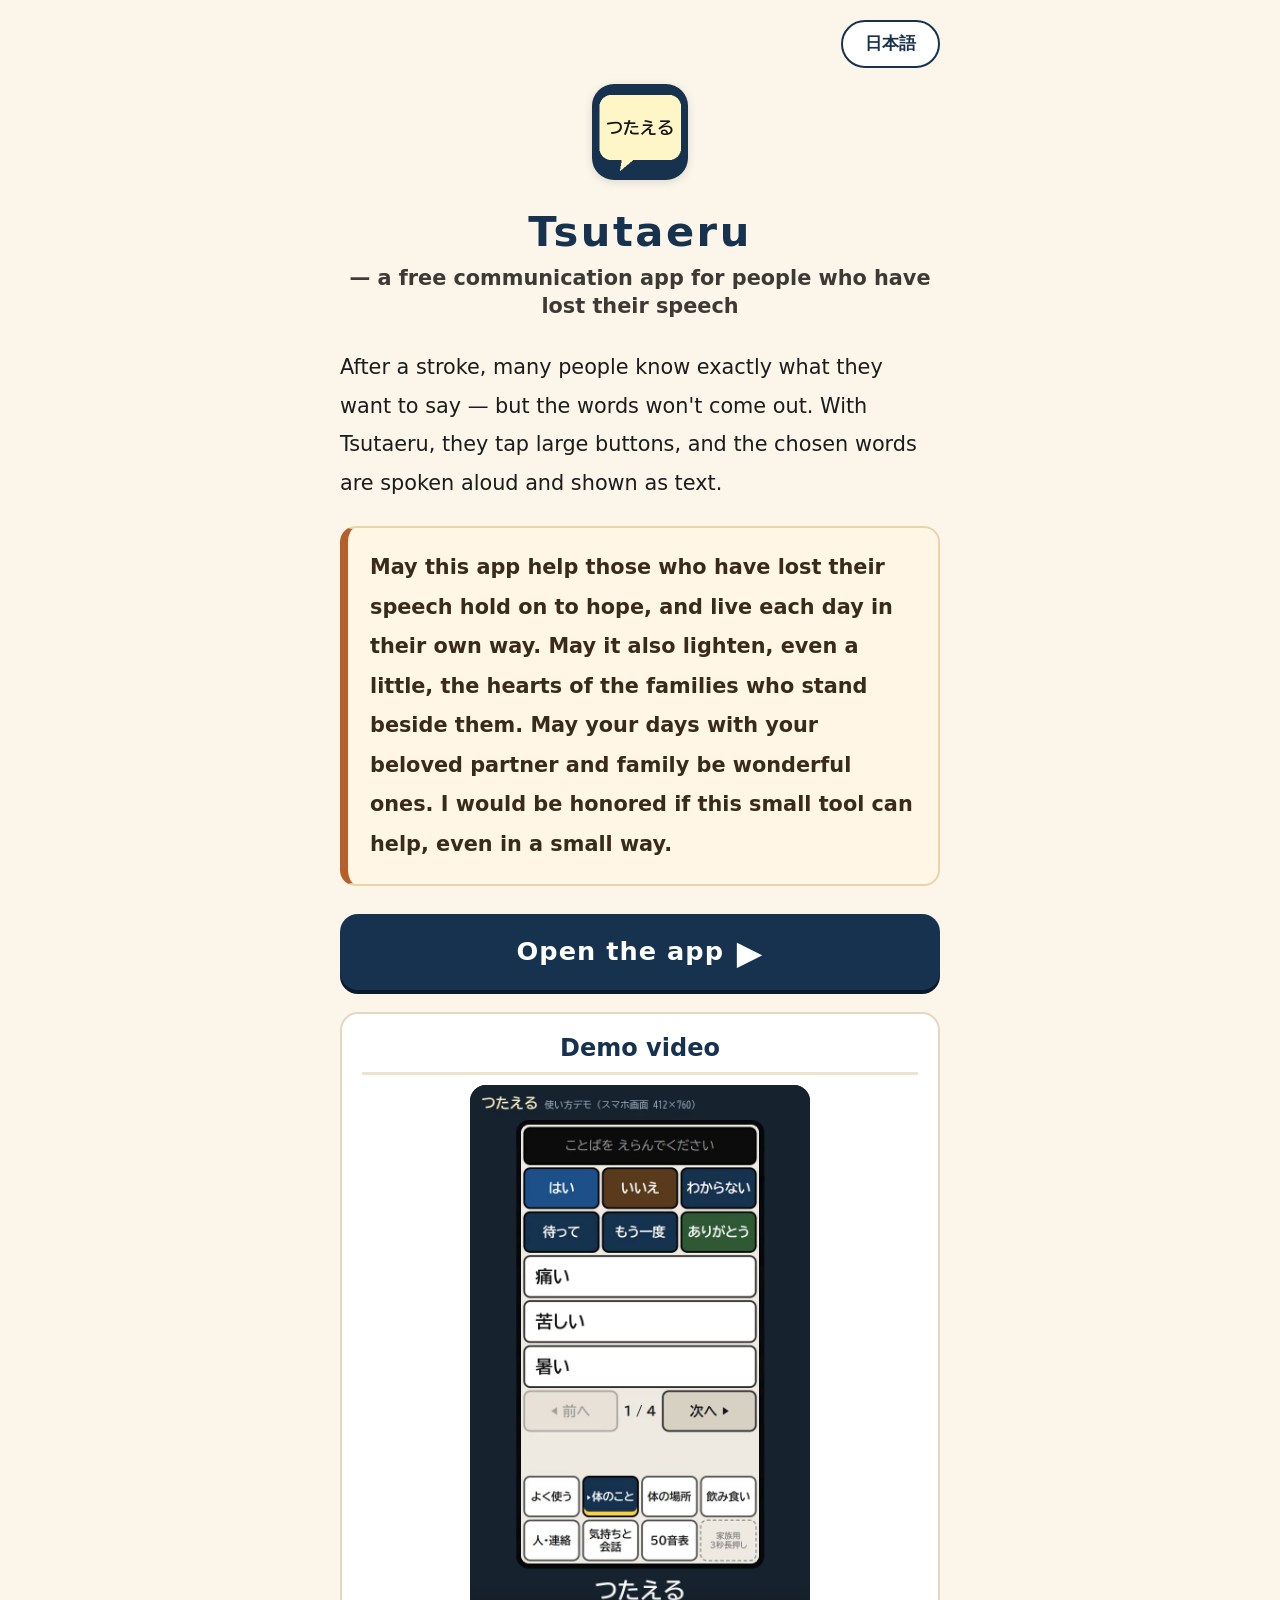
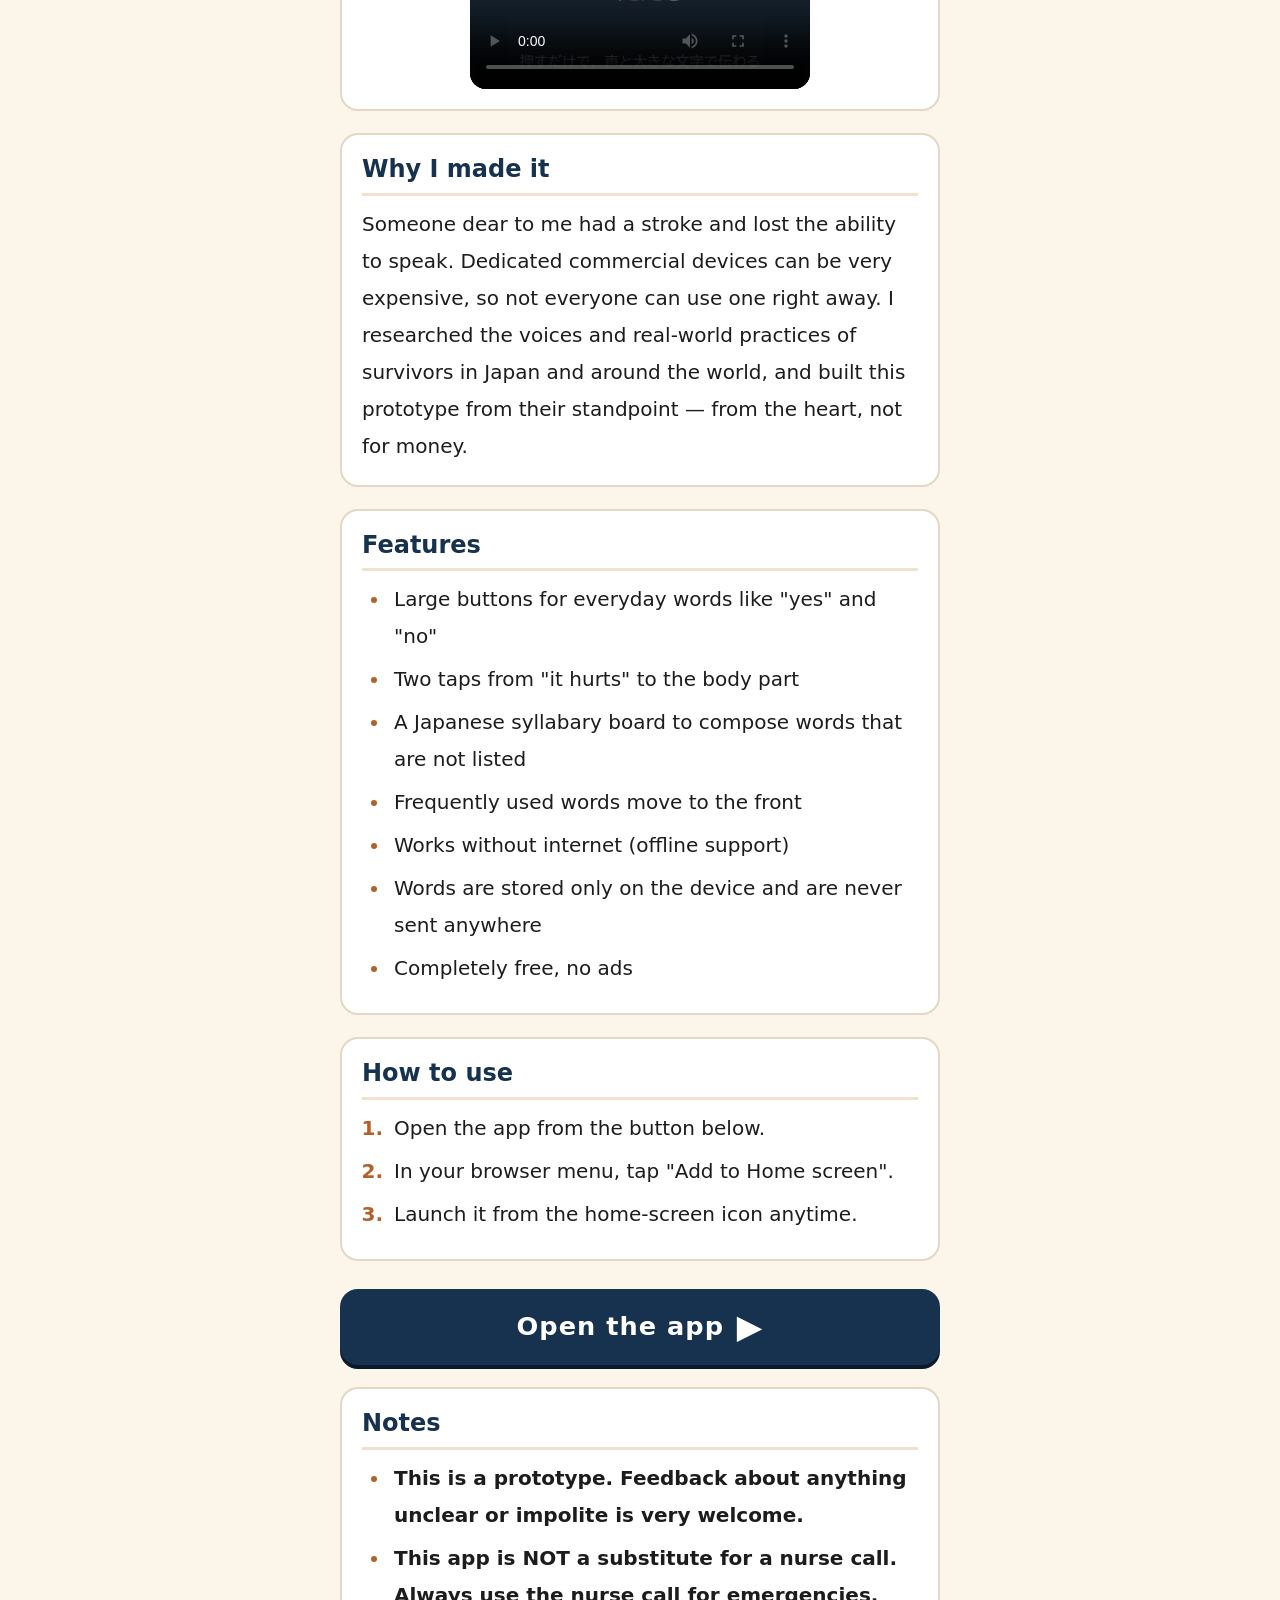
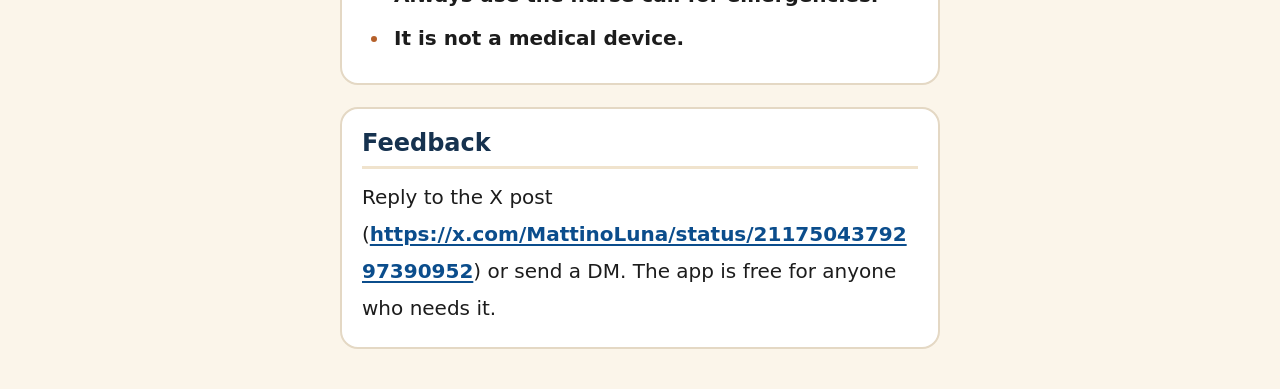
<file: index.html>
<!DOCTYPE html>
<html lang="ja">
<head>
<meta charset="utf-8">
<meta name="viewport" content="width=device-width, initial-scale=1, viewport-fit=cover">
<meta name="color-scheme" content="light">
<meta name="theme-color" content="#fbf5ea">
<title>つたえる ― 言葉が出なくなった人のための意思伝達アプリ</title>
<meta name="description" content="脳梗塞などで、頭の中では分かっているのに言葉が出てこない。そんな人のために作った、無料の意思伝達アプリです。大きなボタンを押すだけで、選んだ言葉を音声と文字で伝えます。">
<meta property="og:type" content="website">
<meta property="og:title" content="つたえる ― 言葉が出なくなった人のための意思伝達アプリ">
<meta property="og:description" content="脳梗塞などで、頭の中では分かっているのに言葉が出てこない。そんな人のために作った、無料の意思伝達アプリです。大きなボタンを押すだけで、選んだ言葉を音声と文字で伝えます。">
<meta property="og:url" content="https://nerorisaia.github.io/tsutaeru-app/">
<meta property="og:image" content="https://nerorisaia.github.io/tsutaeru-app/app/icons/icon-512.png">
<meta name="twitter:card" content="summary">
<link rel="icon" href="app/icons/icon-192.png">
<style>
  :root {
    --bg: #fbf5ea;
    --card: #ffffff;
    --ink: #1c1c1c;
    --sub: #3d3a35;
    --navy: #16324f;
    --navy-hover: #0f243a;
    --warm: #b5602a;
    --msg-bg: #fff6e6;
    --line: #e4d8c4;
  }
  * { box-sizing: border-box; }
  html { -webkit-text-size-adjust: 100%; }
  body {
    margin: 0;
    background: var(--bg);
    color: var(--ink);
    font-family: "Hiragino Maru Gothic ProN", "Hiragino Sans", "BIZ UDPGothic", "Meiryo", "Yu Gothic", "Noto Sans JP", system-ui, sans-serif;
    font-size: 1.25rem;
    line-height: 1.85;
    word-break: auto-phrase;
    overflow-wrap: anywhere;
  }
  .wrap {
    max-width: 40rem;
    margin: 0 auto;
    padding: max(16px, env(safe-area-inset-top)) max(20px, env(safe-area-inset-right)) max(40px, env(safe-area-inset-bottom)) max(20px, env(safe-area-inset-left));
  }
  .bar { display: flex; justify-content: flex-end; padding-block: 4px 8px; }
  .lang {
    font: inherit; font-size: 1.05rem; font-weight: 700;
    color: var(--navy); background: var(--card);
    border: 2px solid var(--navy); border-radius: 999px;
    min-height: 48px; padding: 4px 22px; cursor: pointer;
  }
  .lang:hover { background: #eef2f6; }
  header.hero { text-align: center; padding-block: 8px 4px; }
  .hero img { width: 96px; height: 96px; border-radius: 22px; box-shadow: 0 2px 10px rgba(0,0,0,.12); }
  h1 { margin: 12px 0 8px; color: var(--navy); line-height: 1.35; }
  h1 .name { display: block; font-size: 2.6rem; letter-spacing: .06em; }
  h1 .sub { display: block; font-size: 1.3rem; font-weight: 700; color: var(--sub); margin-top: 4px; }
  .lead { font-size: 1.3rem; margin: 16px 0 0; }
  .message {
    margin: 24px 0 0;
    background: var(--msg-bg);
    border: 2px solid #ecd2ab;
    border-left: 8px solid var(--warm);
    border-radius: 16px;
    padding: 20px 20px 20px 22px;
    font-size: 1.3rem;
    font-weight: 700;
    color: #3a2a1a;
    line-height: 1.9;
  }
  .cta { margin: 28px 0 8px; text-align: center; }
  .open {
    display: flex; align-items: center; justify-content: center; gap: .5em;
    width: 100%; min-height: 76px; padding: 14px 20px;
    background: var(--navy); color: #fff; text-decoration: none;
    font-size: 1.6rem; font-weight: 800; letter-spacing: .04em;
    border-radius: 18px; box-shadow: 0 4px 0 #0a1a2a;
  }
  .open:hover { background: var(--navy-hover); }
  .open:active { transform: translateY(2px); box-shadow: 0 2px 0 #0a1a2a; }
  .open .arrow { font-size: 1.3em; line-height: 1; }
  a:focus-visible, button:focus-visible { outline: 4px solid #f2a83b; outline-offset: 3px; }
  section.card {
    background: var(--card);
    border: 2px solid var(--line);
    border-radius: 18px;
    padding: 18px 20px 20px;
    margin: 22px 0 0;
  }
  h2 {
    margin: 0 0 10px; font-size: 1.5rem; color: var(--navy); line-height: 1.4;
    padding-bottom: 6px; border-bottom: 3px solid #f0e3cd;
  }
  .card p { margin: 0; }
  ul, ol { margin: 0; padding-left: 1.4em; }
  li { margin: 6px 0; padding-left: .2em; }
  li::marker { color: var(--warm); font-weight: 800; }
  ul.notes li { font-weight: 600; }
  .video { text-align: center; }
  video {
    display: block; margin: 4px auto 0;
    width: 100%; max-width: 340px; aspect-ratio: 9 / 16; height: auto;
    background: #13212f; border-radius: 16px;
  }
  .card a { color: #0b4d8c; font-weight: 700; text-decoration-thickness: 2px; text-underline-offset: 3px; }
  @media (max-width: 380px) {
    body { font-size: 1.15rem; }
    h1 .name { font-size: 2.2rem; }
    .open { font-size: 1.4rem; }
  }
</style>
</head>
<body>
<div class="wrap">
  <div class="bar">
    <button type="button" class="lang" id="langBtn" lang="en">English</button>
  </div>

  <!-- ===== 日本語 ===== -->
  <main id="ja" lang="ja">
    <header class="hero">
      <img src="app/icons/icon-192.png" alt="" width="96" height="96">
      <h1><span class="name">つたえる</span><span class="sep"> </span><span class="sub">― 言葉が出なくなった人のための意思伝達アプリ</span></h1>
    </header>

    <p class="lead">脳梗塞などで、頭の中では分かっているのに言葉が出てこない。そんな人のために作った、無料の意思伝達アプリです。大きなボタンを押すだけで、選んだ言葉を音声と文字で伝えます。</p>

    <p class="message">このアプリが、言葉を失ったご本人の「伝えたい」という気持ちを支え、生きる希望につながりますように。そして、そばで支えるご家族の心が、少しでも軽くなりますように。大切なパートナーやご家族と過ごす日々が、素晴らしい毎日でありますように。そのお役に立てれば幸いです。</p>

    <div class="cta"><a class="open" href="app/">アプリを開く <span class="arrow" aria-hidden="true">▶</span></a></div>

    <section class="card video">
      <h2>デモ動画</h2>
      <video controls playsinline preload="metadata" poster="media/demo-poster.jpg">
        <source src="media/demo.mp4" type="video/mp4">
      </video>
    </section>

    <section class="card">
      <h2>生まれた理由</h2>
      <p>大切な人が脳梗塞で倒れ、言葉を発することができなくなりました。市販の専用機器は高額で、誰もがすぐに使えるものではありません。お金ではなく気持ちで何かできないかと、日本と世界の当事者の声や実践を調べ、その立場に立って作った試作品です。</p>
    </section>

    <section class="card">
      <h2>特徴</h2>
      <ul>
        <li>「はい／いいえ」など、よく使う言葉の大きなボタン</li>
        <li>「痛い」から体の場所まで、2タップで伝える仕組み</li>
        <li>50音表で、載っていない言葉も作れる</li>
        <li>よく使う言葉が前に出る</li>
        <li>インターネットなしでも動作します（オフライン対応）</li>
        <li>入力した言葉は端末の中だけに保存され、外部に送信されません</li>
        <li>完全無料、広告なし</li>
      </ul>
    </section>

    <section class="card">
      <h2>使い方</h2>
      <ol>
        <li>下のボタンからアプリを開く</li>
        <li>ブラウザのメニューから「ホーム画面に追加」</li>
        <li>ホーム画面のアイコンからいつでも開けます</li>
      </ol>
    </section>

    <div class="cta"><a class="open" href="app/">アプリを開く <span class="arrow" aria-hidden="true">▶</span></a></div>

    <section class="card">
      <h2>お願いと注意</h2>
      <ul class="notes">
        <li>まだ試作品です。至らない点や失礼な表現があれば、ぜひ教えてください</li>
        <li>このアプリはナースコールの代わりにはなりません。緊急の呼び出しには必ずナースコールを使ってください</li>
        <li>医療機器ではありません</li>
      </ul>
    </section>

    <section class="card">
      <h2>フィードバック</h2>
      <p>Xの投稿 <a href="https://x.com/MattinoLuna/status/2117504379297390952" target="_blank" rel="noopener">https://x.com/MattinoLuna/status/2117504379297390952</a> への返信、またはDMでご連絡ください。同じ苦しさを抱える方へ、無料でお渡しします。</p>
    </section>
  </main>

  <!-- ===== English ===== -->
  <main id="en" lang="en" hidden>
    <header class="hero">
      <img src="app/icons/icon-192.png" alt="" width="96" height="96">
      <h1><span class="name">Tsutaeru</span><span class="sep"> </span><span class="sub">— a free communication app for people who have lost their speech</span></h1>
    </header>

    <p class="lead">After a stroke, many people know exactly what they want to say — but the words won't come out. With Tsutaeru, they tap large buttons, and the chosen words are spoken aloud and shown as text.</p>

    <p class="message">May this app help those who have lost their speech hold on to hope, and live each day in their own way. May it also lighten, even a little, the hearts of the families who stand beside them. May your days with your beloved partner and family be wonderful ones. I would be honored if this small tool can help, even in a small way.</p>

    <div class="cta"><a class="open" href="app/">Open the app <span class="arrow" aria-hidden="true">▶</span></a></div>

    <section class="card video">
      <h2>Demo video</h2>
      <video controls playsinline preload="metadata" poster="media/demo-poster.jpg">
        <source src="media/demo.mp4" type="video/mp4">
      </video>
    </section>

    <section class="card">
      <h2>Why I made it</h2>
      <p>Someone dear to me had a stroke and lost the ability to speak. Dedicated commercial devices can be very expensive, so not everyone can use one right away. I researched the voices and real-world practices of survivors in Japan and around the world, and built this prototype from their standpoint — from the heart, not for money.</p>
    </section>

    <section class="card">
      <h2>Features</h2>
      <ul>
        <li>Large buttons for everyday words like "yes" and "no"</li>
        <li>Two taps from "it hurts" to the body part</li>
        <li>A Japanese syllabary board to compose words that are not listed</li>
        <li>Frequently used words move to the front</li>
        <li>Works without internet (offline support)</li>
        <li>Words are stored only on the device and are never sent anywhere</li>
        <li>Completely free, no ads</li>
      </ul>
    </section>

    <section class="card">
      <h2>How to use</h2>
      <ol>
        <li>Open the app from the button below.</li>
        <li>In your browser menu, tap "Add to Home screen".</li>
        <li>Launch it from the home-screen icon anytime.</li>
      </ol>
    </section>

    <div class="cta"><a class="open" href="app/">Open the app <span class="arrow" aria-hidden="true">▶</span></a></div>

    <section class="card">
      <h2>Notes</h2>
      <ul class="notes">
        <li>This is a prototype. Feedback about anything unclear or impolite is very welcome.</li>
        <li>This app is NOT a substitute for a nurse call. Always use the nurse call for emergencies.</li>
        <li>It is not a medical device.</li>
      </ul>
    </section>

    <section class="card">
      <h2>Feedback</h2>
      <p>Reply to the X post (<a href="https://x.com/MattinoLuna/status/2117504379297390952" target="_blank" rel="noopener">https://x.com/MattinoLuna/status/2117504379297390952</a>) or send a DM. The app is free for anyone who needs it.</p>
    </section>
  </main>
</div>

<script>
(function () {
  var TITLES = {
    ja: 'つたえる ― 言葉が出なくなった人のための意思伝達アプリ',
    en: 'Tsutaeru — a free communication app for people who have lost their speech'
  };
  var ja = document.getElementById('ja');
  var en = document.getElementById('en');
  var btn = document.getElementById('langBtn');

  function save(l) { try { localStorage.setItem('tsutaeru-front-lang', l); } catch (e) {} }
  function saved() { try { return localStorage.getItem('tsutaeru-front-lang'); } catch (e) { return null; } }

  function apply(l, push) {
    var isEn = l === 'en';
    ja.hidden = isEn;
    en.hidden = !isEn;
    document.documentElement.lang = isEn ? 'en' : 'ja';
    document.title = TITLES[isEn ? 'en' : 'ja'];
    btn.textContent = isEn ? '日本語' : 'English';
    btn.lang = isEn ? 'ja' : 'en';
    // 片方の動画を止める
    var other = (isEn ? ja : en).querySelector('video');
    if (other) other.pause();
    if (push) {
      try {
        var u = new URL(location.href);
        if (isEn) u.searchParams.set('lang', 'en'); else u.searchParams.delete('lang');
        history.replaceState(null, '', u.pathname + u.search + u.hash);
      } catch (e) {}
    }
  }

  var p = null;
  try { p = new URLSearchParams(location.search).get('lang'); } catch (e) {}
  var start;
  if (p === 'en' || p === 'ja') start = p;
  else if (saved() === 'en' || saved() === 'ja') start = saved();
  else start = /^ja\b/i.test(navigator.language || 'ja') ? 'ja' : 'en';
  apply(start, false);

  btn.addEventListener('click', function () {
    var next = en.hidden ? 'en' : 'ja';
    save(next);
    apply(next, true);
    window.scrollTo(0, 0);
  });
})();
</script>
</body>
</html>
</file>
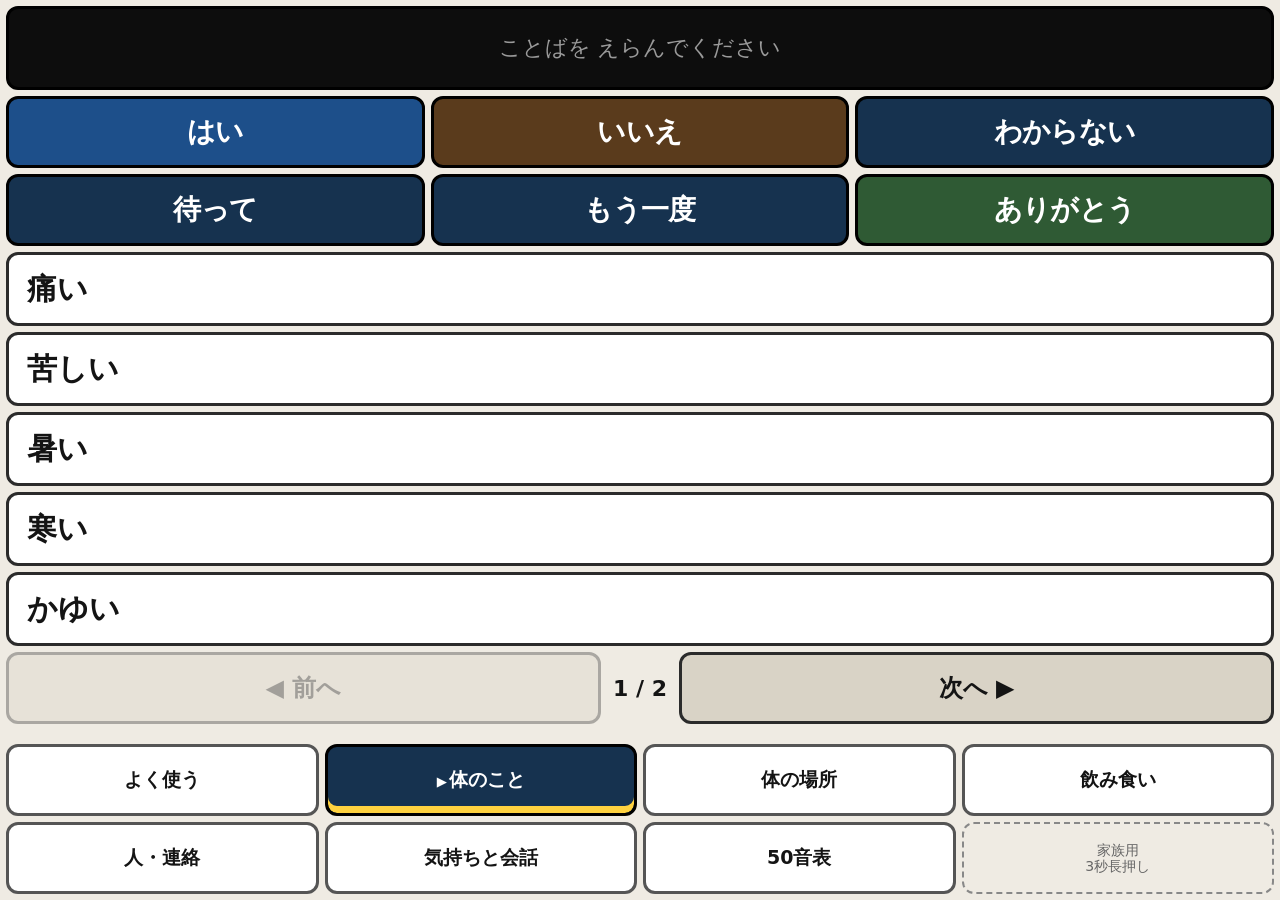
<file: app/index.html>
<!DOCTYPE html>
<html lang="ja" data-font="xl">
<head>
<meta charset="utf-8">
<meta name="viewport" content="width=device-width, initial-scale=1, viewport-fit=cover, user-scalable=no">
<meta name="theme-color" content="#16324f">
<meta name="mobile-web-app-capable" content="yes">
<meta name="apple-mobile-web-app-capable" content="yes">
<meta name="apple-mobile-web-app-title" content="つたえる">
<title>つたえる</title>
<link rel="manifest" href="manifest.webmanifest">
<link rel="icon" href="icons/icon-192.png">
<link rel="apple-touch-icon" href="icons/icon-192.png">
<link rel="stylesheet" href="style.css">
</head>
<body>
<div id="app">
  <header id="top">
    <!-- 選んだ文の表示（タップでもう一度読む） -->
    <button id="display" type="button" aria-live="polite" aria-label="表示中の言葉。タップでもう一度読みます">
      <span id="displayText">ことばを えらんでください</span>
    </button>
    <!-- 固定帯：いつでも1タップ -->
    <nav id="band" aria-label="いつでも使う言葉">
      <button type="button" class="bandBtn yes" data-say="はい">はい</button>
      <button type="button" class="bandBtn no" data-say="いいえ">いいえ</button>
      <button type="button" class="bandBtn" data-say="わからない">わからない</button>
      <button type="button" class="bandBtn" data-say="待って">待って</button>
      <button type="button" class="bandBtn" data-say="もう一度">もう一度</button>
      <button type="button" class="bandBtn thanks" data-say="ありがとう">ありがとう</button>
    </nav>
  </header>

  <main id="main" tabindex="-1"></main>

  <footer id="bottom">
    <nav id="tabs" aria-label="カテゴリ"></nav>
    <!-- 体の状態のあとに出る「場所」への誘導 -->
    <div id="guide" hidden>
      <button type="button" id="guideGo" class="guideGo">
        <span class="guideMain">どこが？</span>
        <span class="guideSub" id="guideSub">体の場所をえらぶ ▶</span>
      </button>
      <button type="button" id="guideClose" class="guideClose">とじる</button>
    </div>
  </footer>
</div>

<!-- 家族用設定（3秒長押しでのみ開く） -->
<section id="settings" hidden aria-label="家族用設定">
  <div class="setHead">
    <h1>家族用 設定</h1>
    <button type="button" id="setClose" class="setBtn primary">閉じる</button>
  </div>
  <div class="setBody">
    <div class="note warn">
      <h2>大切なお知らせ</h2>
      <p>このアプリの「看護師さんを呼んで」ボタンは、言葉を声と文字で伝えるためのものです。<strong>ナースコールの代わりにはなりません。</strong>病院・施設のナースコールは必ず別に手の届く場所に置いてください。音が出ても、周りに人がいなければ届きません。</p>
      <p>このアプリは、本人が自分で選んだ言葉だけを読み上げます。言いたいことを推測して代わりに話す機能はありません。</p>
    </div>

    <div class="note">
      <h2>読み上げ（音声）について</h2>
      <p id="voiceStatus">音声を確認しています…</p>
      <p>日本語の音声が入っていないスマートフォンでは、声が出ないことがあります（文字の表示は出ます）。その場合は端末の設定で日本語の音声をダウンロードしてください。</p>
      <p class="small">Android の例：設定 → システム → 言語と入力 → テキスト読み上げの出力 →「Google 音声サービス」の歯車 → 音声データをインストール → 日本語。<br>iPhone の例：設定 → アクセシビリティ → 読み上げコンテンツ → 声 → 日本語 → 声を選んでダウンロード。</p>
      <div class="row">
        <button type="button" class="setBtn" id="testVoice">ためしに読む</button>
      </div>
      <div class="row" role="group" aria-label="読む速さ">
        <span class="lbl">読む速さ</span>
        <button type="button" class="setBtn opt" data-rate="0.75">ゆっくり</button>
        <button type="button" class="setBtn opt" data-rate="0.95">ふつう</button>
        <button type="button" class="setBtn opt" data-rate="1.2">はやい</button>
      </div>
    </div>

    <div class="note">
      <h2>文字の大きさ</h2>
      <div class="row" role="group" aria-label="文字の大きさ">
        <button type="button" class="setBtn opt" data-font="l">大</button>
        <button type="button" class="setBtn opt" data-font="xl">特大</button>
      </div>
    </div>

    <div class="note">
      <h2>言葉（フレーズ）の編集</h2>
      <p class="small">ボタンの並び順はここで決めた順のまま固定されます。自動で並び替わるのは「よく使う」だけです。「場所につなぐ」に印をつけた言葉は、押したあとに「体の場所」へ誘導し、「足が痛い」のようにつないで読みます。</p>
      <div class="row">
        <span class="lbl">カテゴリ</span>
        <select id="catSelect" class="setInput"></select>
      </div>
      <ul id="phraseList" class="phraseList"></ul>
      <div class="row">
        <input id="newPhrase" class="setInput grow" type="text" maxlength="40" placeholder="新しい言葉（例：足をさすって）" autocomplete="off">
        <button type="button" class="setBtn primary" id="addPhrase">追加</button>
      </div>
      <p id="phraseMsg" class="msg" aria-live="polite"></p>
    </div>

    <div class="note">
      <h2>カテゴリの追加</h2>
      <div class="row">
        <input id="newCat" class="setInput grow" type="text" maxlength="12" placeholder="カテゴリ名（例：趣味）" autocomplete="off">
        <button type="button" class="setBtn primary" id="addCat">追加</button>
      </div>
      <div class="row">
        <button type="button" class="setBtn danger" id="delCat">選択中のカテゴリを削除</button>
      </div>
      <p id="catMsg" class="msg" aria-live="polite"></p>
    </div>

    <div class="note">
      <h2>使用回数</h2>
      <p class="small">「よく使う」は、押された回数の多い言葉（最大6つ）を自動で表示します。</p>
      <div class="row">
        <button type="button" class="setBtn danger" id="resetCounts">使用回数をリセット</button>
      </div>
      <h2>初期状態に戻す</h2>
      <p class="small">言葉とカテゴリを最初の状態に戻します（追加した言葉は消えます）。</p>
      <div class="row">
        <button type="button" class="setBtn danger" id="resetAll">言葉を初期状態に戻す</button>
      </div>
      <p id="resetMsg" class="msg" aria-live="polite"></p>
    </div>

    <div class="note">
      <h2>このアプリについて</h2>
      <p class="small">つたえる v<span id="ver"></span>。データはこの端末の中だけに保存され、インターネットには送信しません。一度開いたあとは、ネットがなくても動きます。</p>
    </div>
    <div class="row end">
      <button type="button" id="setClose2" class="setBtn primary big">閉じる</button>
    </div>
  </div>
</section>

<script src="app.js"></script>
</body>
</html>
</file>
<file: app/style.css>
/* つたえる — 高コントラスト・落ち着いた配色。色だけに頼らず文字で判別できる設計 */
:root {
  --bg: #efebe3;
  --ink: #141414;
  --btn: #ffffff;
  --btnBorder: #2b2b2b;
  --navy: #16324f;
  --navyInk: #ffffff;
  --display: #0d0d0d;
  --displayInk: #fff6c8;
  --yes: #1d4f8a;
  --no: #5a3b1c;
  --thanks: #2f5a34;
  --alert: #b23c00;
  --alertInk: #ffffff;
  --guide: #ffd23f;
  --guideInk: #141414;
  --active: #16324f;
  --gap: 6px;
  --btnH: 74px;
  --fs: 30px;        /* 通常ボタンの文字（特大） */
  --fsBand: 28px;
  --fsTab: 19px;
  --fsDisplay: 40px;
  --displayH: 84px;
  --modeH: 64px;
}
/* 縦の短い画面：表示枠と余白を少し詰めて、選択肢を多く見せる */
@media (max-height: 800px) {
  :root { --gap: 4px; --displayH: 66px; --modeH: 56px; }
}
html[data-font="l"] {
  --btnH: 72px;
  --fs: 25px;
  --fsBand: 24px;
  --fsTab: 17px;
  --fsDisplay: 34px;
}

* { box-sizing: border-box; }
html, body {
  margin: 0; height: 100%;
  background: var(--bg); color: var(--ink);
  font-family: "BIZ UDPGothic", "BIZ UDGothic", "Hiragino Sans", "Hiragino Kaku Gothic ProN", "Noto Sans JP", "Noto Sans CJK JP", "Yu Gothic UI", "Meiryo", system-ui, sans-serif;
  -webkit-text-size-adjust: 100%;
  overscroll-behavior: none;
}
body { overflow: hidden; }
button {
  font: inherit; color: inherit;
  -webkit-tap-highlight-color: transparent;
  touch-action: manipulation;
  user-select: none; -webkit-user-select: none; -webkit-touch-callout: none;
  cursor: pointer;
}
button:focus-visible { outline: 4px solid #ff9f1c; outline-offset: 2px; }

#app {
  height: 100%;
  display: flex; flex-direction: column;
  padding: env(safe-area-inset-top, 0px) env(safe-area-inset-right, 0px) env(safe-area-inset-bottom, 0px) env(safe-area-inset-left, 0px);
}

/* ===== 上部：表示＋固定帯 ===== */
#top { flex: none; padding: var(--gap) var(--gap) 0; }
#display {
  display: flex; align-items: center; justify-content: center;
  width: 100%; height: var(--displayH); margin: 0; padding: 4px 12px;
  background: var(--display); color: var(--displayInk);
  border: 3px solid #000; border-radius: 12px;
  font-size: var(--fsDisplay); font-weight: 700; line-height: 1.15;
  text-align: center; overflow: hidden; word-break: break-all;
}
#display.idle { color: #9a9a9a; font-size: 22px; font-weight: 400; }
#display.flash { animation: flash .35s ease-out; }
@keyframes flash { from { background: #3a3a3a; } to { background: var(--display); } }

#band {
  display: grid; grid-template-columns: repeat(3, 1fr);
  gap: var(--gap); margin-top: var(--gap);
}
.bandBtn {
  min-height: 72px; padding: 2px 4px;
  background: var(--navy); color: var(--navyInk);
  border: 3px solid #000; border-radius: 12px;
  font-size: min(var(--fsBand), calc((100vw - 48px) / 3 / 5.3)); font-weight: 700; line-height: 1.1;
  white-space: nowrap; letter-spacing: -0.02em;
}
.bandBtn.yes { background: var(--yes); }
.bandBtn.no { background: var(--no); }
.bandBtn.thanks { background: var(--thanks); }

/* ===== 中央：言葉ボタン ===== */
#main {
  flex: 1 1 auto; min-height: 0;
  overflow-y: auto; -webkit-overflow-scrolling: touch;
  padding: var(--gap);
  display: flex; flex-direction: column; gap: var(--gap);
  outline: none;
}
.phrase {
  flex: none;
  display: flex; align-items: center; justify-content: flex-start;
  width: 100%; min-height: var(--btnH); padding: 4px 18px;
  background: var(--btn); color: var(--ink);
  border: 3px solid var(--btnBorder); border-radius: 12px;
  font-size: var(--fs); font-weight: 700; line-height: 1.15; text-align: left;
}
.phrase:active, .bandBtn:active, .kana:active, .tab:active { transform: scale(.98); filter: brightness(.88); }
.phrase.alert { background: var(--alert); color: var(--alertInk); border-color: #5e1f00; }
.phrase.alert::before { content: "！"; margin-right: 6px; }
.phrase .sub { margin-left: auto; padding-left: 10px; font-size: .62em; font-weight: 700; opacity: .85; }
.phrase.combo { background: #fff7d6; }
.placeGrid { flex: none; display: grid; grid-template-columns: 1fr 1fr; gap: var(--gap); }
.placeGrid.c3 { grid-template-columns: 1fr 1fr 1fr; }
.placeGrid.c3 .phrase.place { font-size: calc(var(--fs) - 4px); padding: 2px 3px; }
.placeGrid.c3 .phrase.place .sub { font-size: 14px; }
.phrase.place { flex-direction: column; justify-content: center; align-items: center; text-align: center; padding: 2px 6px; }
.phrase.place .sub { margin: 0; padding: 0; font-size: 17px; white-space: normal; line-height: 1.1; }

.empty {
  padding: 18px; font-size: 22px; line-height: 1.5;
  background: #fff; border: 3px dashed #777; border-radius: 12px;
}
.modeBar {
  flex: none;
  display: flex; align-items: center; gap: 8px;
  height: var(--modeH); padding: 4px 10px; overflow: hidden;
  border: 3px solid #555; border-radius: 12px;
  background: #e0dbd0; font-size: 20px; font-weight: 700;
}
.modeBar.on { background: var(--guide); color: var(--guideInk); border-color: #000; }
.modeBar .modeText { flex: 1; }
.modeBar button {
  min-height: 48px; padding: 0 12px;
  background: #fff; border: 2px solid #000; border-radius: 10px; font-size: 18px; font-weight: 700;
}

.pager {
  flex: none; display: grid; grid-template-columns: 1fr auto 1fr; gap: var(--gap); align-items: center;
}
.pager button {
  min-height: 72px; background: #d9d3c6; border: 3px solid #2b2b2b; border-radius: 12px;
  font-size: 24px; font-weight: 700;
}
.pager button:disabled { opacity: .35; }
.pager .pageNo { font-size: 22px; font-weight: 700; padding: 0 6px; min-width: 64px; text-align: center; }

/* ===== 50音表 ===== */
.kanaTop { flex: none; display: grid; grid-template-columns: 1fr 70px 104px; gap: var(--gap); }
.composer {
  display: flex; align-items: center; min-width: 0; overflow: hidden;
  min-height: 72px; padding: 4px 10px;
  background: #fff; border: 3px solid #000; border-radius: 12px;
  font-size: 34px; font-weight: 700; word-break: break-all; line-height: 1.15;
}
.composer.emptyC { color: #8a8a8a; font-size: 17px; font-weight: 400; }
.composer .caret { display: inline-block; width: 3px; height: 1em; margin-left: 2px; background: #000; animation: blink 1s steps(1) infinite; }
@keyframes blink { 50% { opacity: 0; } }
.kanaGrid { flex: none; display: grid; gap: var(--gap); grid-auto-rows: 72px; }
.kanaTop { grid-auto-rows: 72px; }
.kanaGrid.c3 { grid-template-columns: 2fr 1.3fr 1.3fr; }
.kanaGrid.c5 { grid-template-columns: repeat(5, 1fr); }
.kana {
  min-height: 72px; padding: 0 2px;
  background: #fff; border: 3px solid #2b2b2b; border-radius: 12px;
  font-size: 32px; font-weight: 700;
}
.kana.row { background: #dfe7f0; font-size: 28px; }
.kana.row.on { background: var(--active); color: #fff; box-shadow: inset 0 -8px 0 #ffd23f; }
.kana.row .gyo { font-size: .55em; }
.kana.ctl { font-size: 19px; line-height: 1.15; background: #d9d3c6; }
.kana.read { background: var(--thanks); color: #fff; font-size: 26px; }
.kana.mod { background: #f0eadc; font-size: 26px; }
.kana.mod .modSub { display: block; font-size: 13px; font-weight: 400; }
.kana:disabled { opacity: .3; }

/* ===== 下部：タブ ===== */
#bottom { flex: none; position: relative; padding: 0 var(--gap) var(--gap); }
#tabs { display: grid; grid-template-columns: repeat(4, 1fr); gap: var(--gap); }
.tab {
  min-height: 72px; padding: 2px 2px;
  background: #fff; color: var(--ink);
  border: 3px solid #555; border-radius: 12px;
  font-size: var(--fsTab); font-weight: 700; line-height: 1.15;
}
#tabs.dense .tab { font-size: calc(var(--fsTab) - 3px); }
#tabs.dense .tab.family { font-size: 12px; }
.tab[aria-selected="true"] {
  background: var(--active); color: #fff; border-color: #000;
  box-shadow: inset 0 -7px 0 #ffd23f;
}
.tab[aria-selected="true"]::before { content: "▶"; font-size: .7em; margin-right: 2px; }
.tab.family {
  touch-action: none;
  background: transparent; color: #666; border: 2px dashed #888;
  font-size: 14px; font-weight: 400; position: relative; overflow: hidden;
}
.tab.family .prog {
  position: absolute; left: 0; bottom: 0; height: 100%; width: 0;
  background: rgba(22, 50, 79, .25); pointer-events: none;
}
.tab.family.pressing .prog { width: 100%; transition: width 3s linear; }
.tab.family > span { position: relative; }

#guide {
  position: absolute; left: var(--gap); right: var(--gap); top: 0; bottom: var(--gap);
  display: grid; grid-template-columns: 1fr 96px; gap: var(--gap);
}
#guide[hidden] { display: none; }
.guideGo {
  background: var(--guide); color: var(--guideInk);
  border: 4px solid #000; border-radius: 14px;
  display: flex; flex-direction: column; align-items: center; justify-content: center;
  font-weight: 700; animation: pulse 1.4s ease-in-out infinite;
}
.guideMain { font-size: 34px; line-height: 1.1; }
.guideSub { font-size: 22px; }
@keyframes pulse { 50% { box-shadow: 0 0 0 6px rgba(0,0,0,.25); } }
.guideClose {
  background: #fff; border: 3px solid #555; border-radius: 14px; font-size: 20px; font-weight: 700;
}

/* ===== 家族用設定 ===== */
#settings {
  position: fixed; inset: 0; z-index: 10;
  background: #f7f5f0; color: var(--ink);
  display: flex; flex-direction: column;
  padding-top: env(safe-area-inset-top, 0px); padding-bottom: env(safe-area-inset-bottom, 0px);
}
#settings[hidden] { display: none; }
.setHead {
  flex: none; display: flex; align-items: center; justify-content: space-between; gap: 8px;
  padding: 8px 12px; background: var(--navy); color: #fff;
}
.setHead h1 { margin: 0; font-size: 22px; }
.setBody { flex: 1; overflow-y: auto; padding: 12px 16px 40px; font-size: 17px; line-height: 1.6; }
.note { background: #fff; border: 2px solid #bbb; border-radius: 10px; padding: 10px 14px; margin-bottom: 14px; }
.note.warn { border: 3px solid var(--alert); background: #fff3ec; }
.note h2 { font-size: 19px; margin: 6px 0; }
.note p { margin: 6px 0; }
.small { font-size: 15px; color: #333; }
.row { display: flex; flex-wrap: wrap; align-items: center; gap: 8px; margin: 8px 0; }
.row.end { justify-content: flex-end; }
.lbl { font-weight: 700; margin-right: 4px; }
.setBtn {
  min-height: 48px; padding: 0 16px;
  background: #fff; border: 2px solid #333; border-radius: 10px; font-size: 17px; font-weight: 700;
}
.setBtn.primary { background: var(--navy); color: #fff; border-color: #000; }
.setBtn.danger { background: #fff; color: #8a1c00; border-color: #8a1c00; }
.setBtn.danger.confirm { background: #8a1c00; color: #fff; }
.setBtn.opt[aria-pressed="true"] { background: var(--navy); color: #fff; }
.setBtn.opt[aria-pressed="true"]::before { content: "✓ "; }
.setBtn.big { min-height: 60px; font-size: 20px; padding: 0 28px; }
.setBtn.mini { min-height: 44px; padding: 0 10px; font-size: 15px; }
.setInput { min-height: 48px; font-size: 17px; padding: 4px 10px; border: 2px solid #333; border-radius: 8px; background: #fff; color: var(--ink); max-width: 100%; }
.setInput.grow { flex: 1 1 180px; }
.msg { min-height: 1.4em; font-weight: 700; color: #1d4f8a; }
.phraseList { list-style: none; margin: 8px 0; padding: 0; }
.phraseList li { border: 2px solid #ccc; border-radius: 10px; padding: 8px; margin-bottom: 8px; background: #fafafa; }
.phraseList .pText { width: 100%; }
.phraseList .pOpts { display: flex; flex-wrap: wrap; gap: 6px; margin-top: 6px; align-items: center; }
.phraseList label { display: inline-flex; align-items: center; gap: 4px; font-size: 15px; margin-right: 6px; }
.phraseList input[type="checkbox"] { width: 24px; height: 24px; }
</file>
